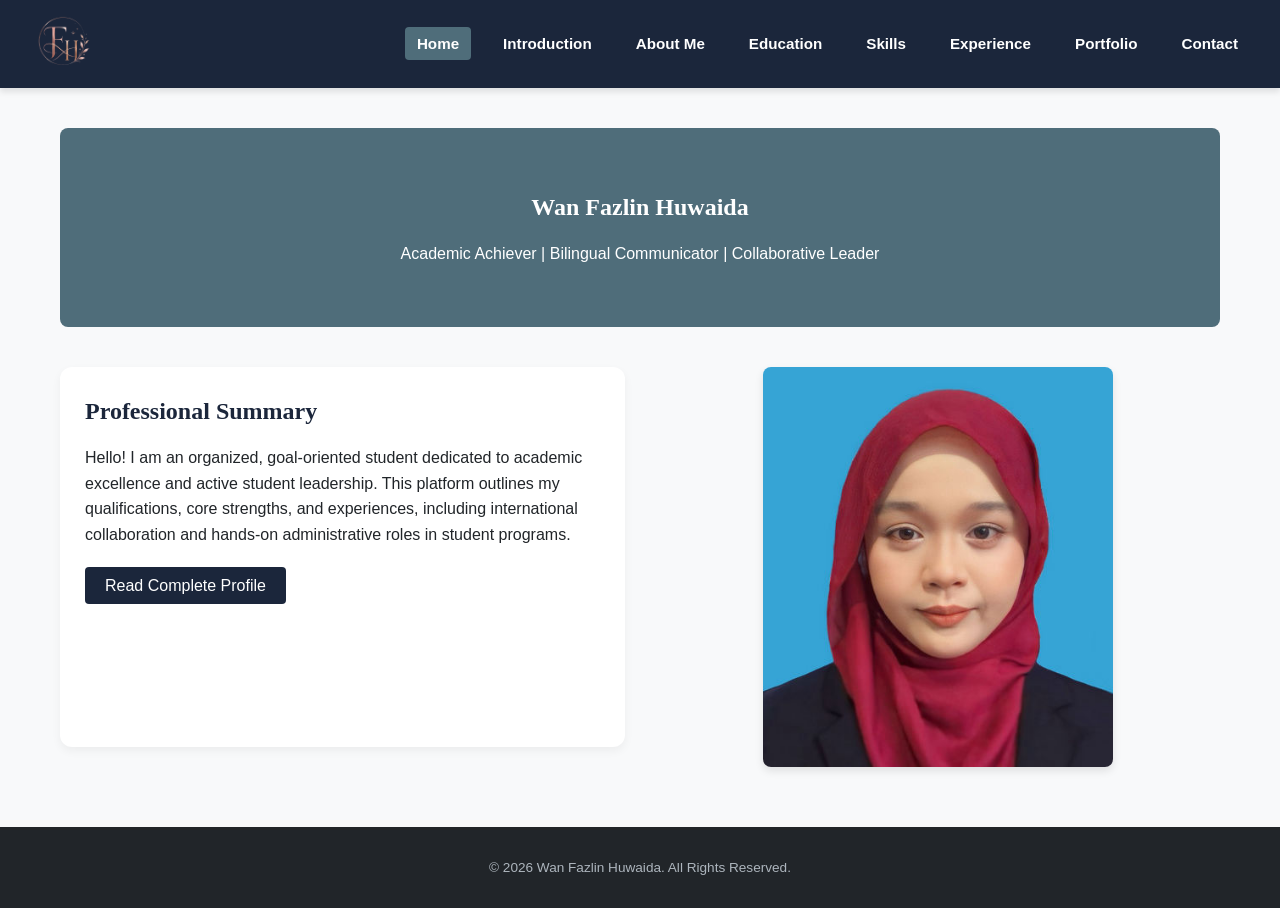
<file: index.html>
<!DOCTYPE html>
<html lang="en">
<head>
    <meta charset="UTF-8">
    <meta name="viewport" content="width=device-width, initial-scale=1.0">
    <title>Home - Wan Fazlin Huwaida</title>
    <link rel="stylesheet" href="css/style.css">
</head>
<body>
    <header>
        <div class="logo-area">
            <a href="student.html"><img src="images/logo.png" alt="Logo"></a>
        </div>
        <nav>
            <ul>
                <li><a href="index.html" class="active">Home</a></li>
                <li><a href="introduction.html">Introduction</a></li>
                <li><a href="profile.html">About Me</a></li>
                <li><a href="education.html">Education</a></li>
                <li><a href="skills.html">Skills</a></li>
                <li><a href="experience.html">Experience</a></li>
                <li><a href="portfolio.html">Portfolio</a></li>
                <li><a href="contact.html">Contact</a></li>
            </ul>
        </nav>
    </header>

    <main>
        <section class="hero">
            <h1>Wan Fazlin Huwaida</h1>
            <p>Academic Achiever | Bilingual Communicator | Collaborative Leader</p>
        </section>

        <!-- Changed <section> to <div> to fix W3C Warning -->
        <div class="grid-2">
            <article class="card">
                <h2>Professional Summary</h2>
                <p>Hello! I am an organized, goal-oriented student dedicated to academic excellence and active student leadership. This platform outlines my qualifications, core strengths, and experiences, including international collaboration and hands-on administrative roles in student programs.</p>
                <br>
                <a href="profile.html" style="background-color:#1b263b; color:#fff; padding:10px 20px; text-decoration:none; border-radius:4px;">Read Complete Profile</a>
            </article>
            <aside>
                <img src="images/image1.jpg" alt="Wan Fazlin Huwaida" class="img-responsive" style="max-height: 400px; display:block; margin:auto;">
            </aside>
        </div>
    </main>

    <button id="btnBackToTop">Top</button>
    <footer>
        <p>&copy; 2026 Wan Fazlin Huwaida. All Rights Reserved.</p>
    </footer>
    <script src="js/script.js"></script>
</body>
</html>
</file>
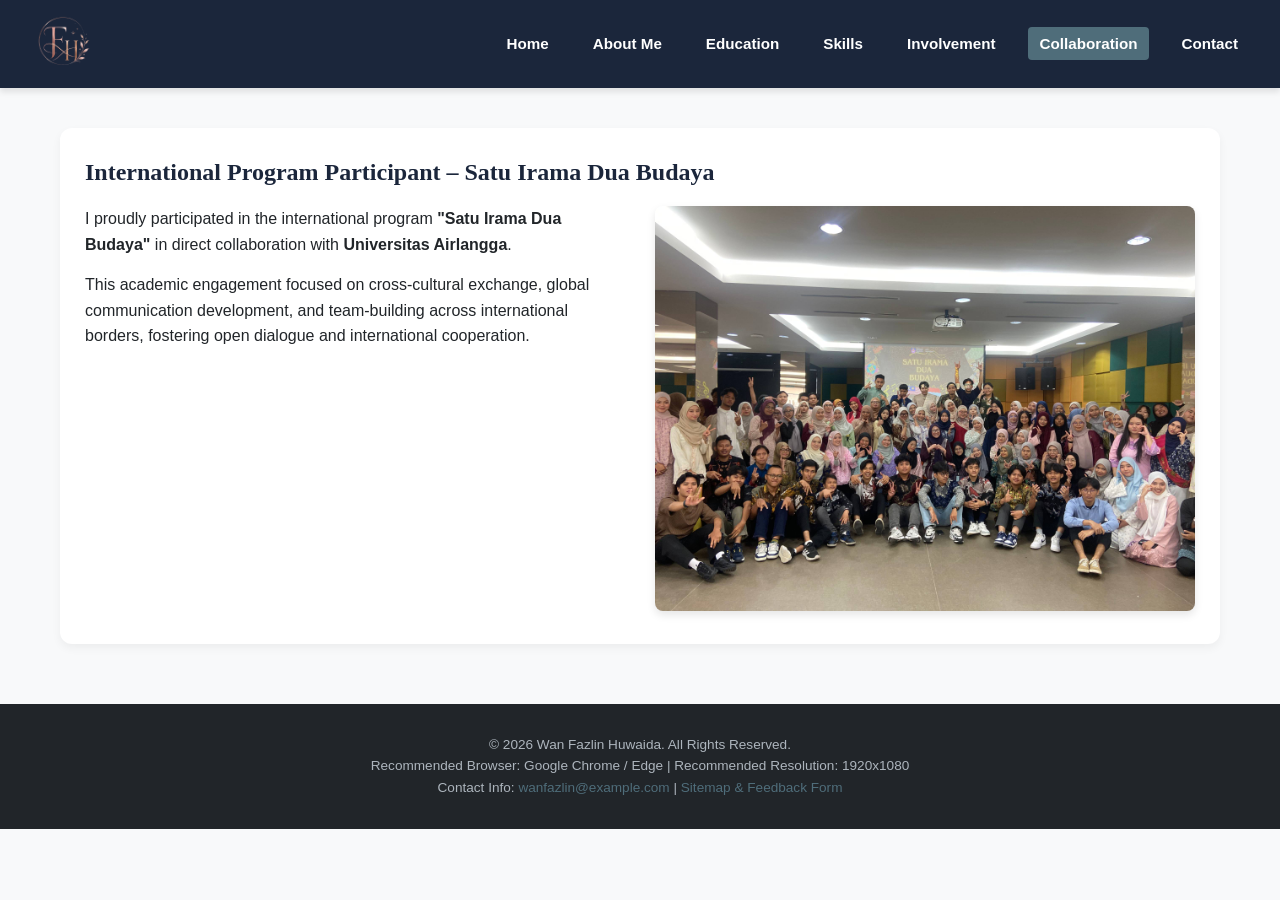
<file: collaboration.html>
<!DOCTYPE html>
<html lang="en">
<head>
    <meta charset="UTF-8">
    <meta name="viewport" content="width=device-width, initial-scale=1.0">
    <title>Collaboration - Wan Fazlin Huwaida</title>
    <link rel="stylesheet" href="css/style.css">
</head>
<body>

    <header>
        <div class="logo-area">
            <a href="student.html">
                <img src="images/logo.png" alt="Student Profile Portal Logo">
            </a>
        </div>
        <nav>
            <ul>
                <li><a href="index.html">Home</a></li>
                <li><a href="profile.html">About Me</a></li>
                <li><a href="education.html">Education</a></li>
                <li><a href="skills.html">Skills</a></li>
                <li><a href="experience.html">Involvement</a></li>
                <li><a href="collaboration.html" class="active">Collaboration</a></li>
                <li><a href="contact.html">Contact</a></li>
            </ul>
        </nav>
    </header>

    <main>
        <section class="card">
            <h2>International Program Participant – Satu Irama Dua Budaya</h2>
            <div class="grid-2">
                <div>
                    <p>I proudly participated in the international program <strong>"Satu Irama Dua Budaya"</strong> in direct collaboration with <strong>Universitas Airlangga</strong>.</p>
                    <p style="margin-top: 15px;">This academic engagement focused on cross-cultural exchange, global communication development, and team-building across international borders, fostering open dialogue and international cooperation.</p>
                </div>
                <div>
                    <img src="images/image6.jpg" alt="Group photo of participants from Satu Irama Dua Budaya collaboration" class="img-responsive">
                </div>
            </div>
        </section>
    </main>

    <button id="btnBackToTop" title="Go to top">Top</button>

    <footer>
        <p>&copy; 2026 Wan Fazlin Huwaida. All Rights Reserved.</p>
        <p>Recommended Browser: Google Chrome / Edge | Recommended Resolution: 1920x1080</p>
        <p>Contact Info: <a href="mailto:wanfazlin@example.com">wanfazlin@example.com</a> | <a href="contact.html">Sitemap & Feedback Form</a></p>
    </footer>

    <script src="js/script.js"></script>
</body>
</html>
</file>
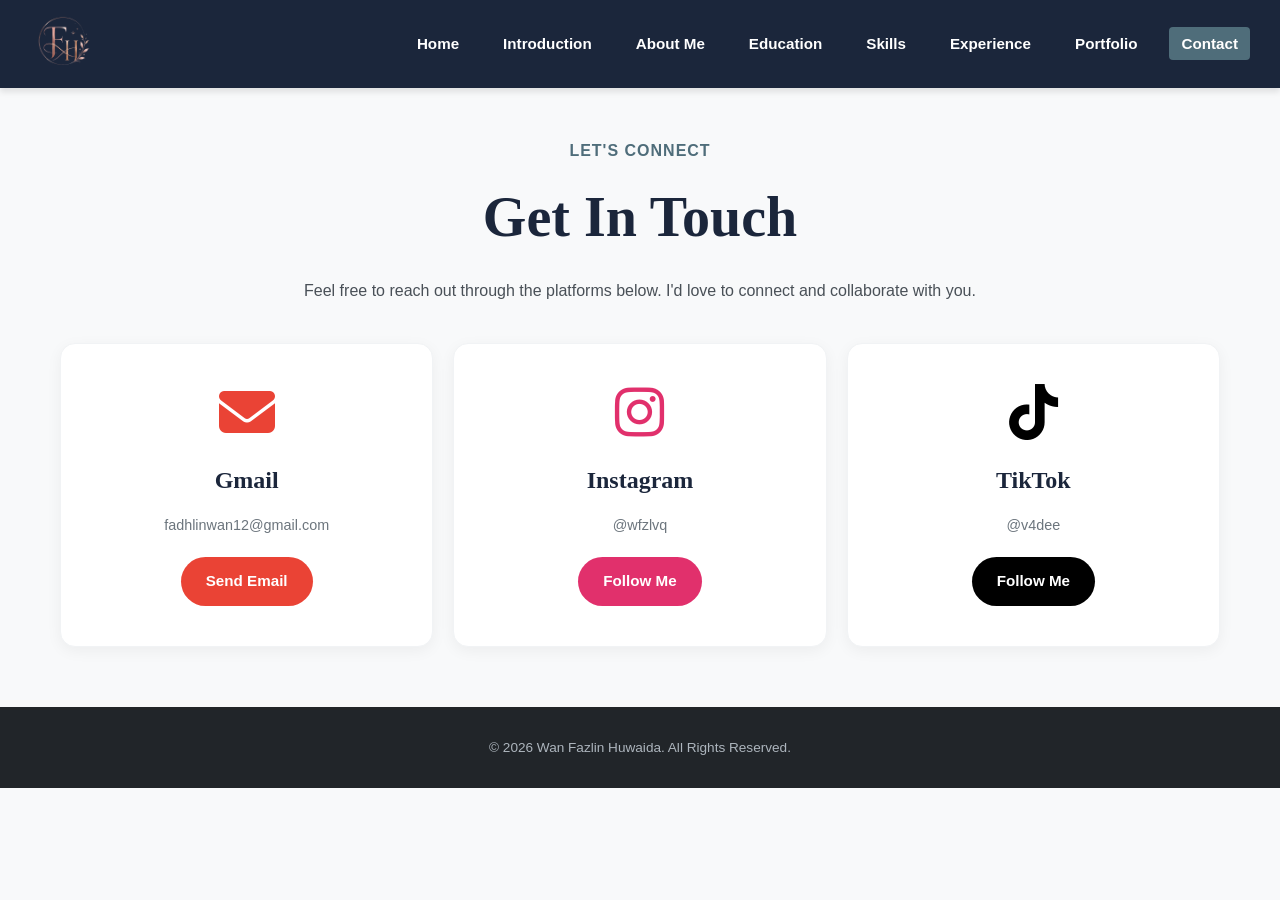
<file: contact.html>
<!DOCTYPE html>
<html lang="en">

<head>
    <meta charset="UTF-8">
    <meta name="viewport" content="width=device-width, initial-scale=1.0">
    <title>Contact - Wan Fazlin Huwaida</title>
    <link rel="stylesheet" href="css/style.css">
    <link rel="stylesheet" href="https://cdnjs.cloudflare.com/ajax/libs/font-awesome/6.4.0/css/all.min.css">
</head>

<body>
    <header>
        <div class="logo-area"><a href="student.html"><img src="images/logo.png" alt="Logo"></a></div>
        <nav>
            <ul>
                <li><a href="index.html">Home</a></li>
                <li><a href="introduction.html">Introduction</a></li>
                <li><a href="profile.html">About Me</a></li>
                <li><a href="education.html">Education</a></li>
                <li><a href="skills.html">Skills</a></li>
                <li><a href="experience.html">Experience</a></li>
                <li><a href="portfolio.html">Portfolio</a></li>
                <li><a href="contact.html" class="active">Contact</a></li>
            </ul>
        </nav>
    </header>

    <main>
        <div style="text-align: center; margin-top: 50px;">
            <p style="font-weight: bold; letter-spacing: 1px; color: #4f6d7a; text-transform: uppercase;">Let's Connect
            </p>
            <h1 style="font-size: 3.5rem; margin-top: 10px;">Get In Touch</h1>
            <p style="color: #495057;">Feel free to reach out through the platforms below. I'd love to connect and
                collaborate with you.</p>
        </div>

        <div class="social-grid">
            <div class="social-card">
                <div class="social-icon icon-gmail">
                    <i class="fa-solid fa-envelope"></i>
                </div>
                <!-- Changed h3 to h2 -->
                <h2 style="font-size: 1.5rem;">Gmail</h2>
                <p style="color: #6c757d; font-size: 0.9rem; margin-bottom: 20px;">fadhlinwan12@gmail.com</p>
                <a href="mailto:fadhlinwan12@gmail.com" class="social-btn btn-gmail">Send Email</a>
            </div>

            <div class="social-card">
                <div class="social-icon icon-ig">
                    <i class="fa-brands fa-instagram"></i>
                </div>
                <!-- Changed h3 to h2 -->
                <h2 style="font-size: 1.5rem;">Instagram</h2>
                <p style="color: #6c757d; font-size: 0.9rem; margin-bottom: 20px;">@wfzlvq</p>
                <a href="https://www.instagram.com/wfzlvq/?utm_source=ig_web_button_share_sheet"
                    class="social-btn btn-ig">Follow Me</a>
            </div>

            <div class="social-card">
                <div class="social-icon icon-tiktok">
                    <i class="fa-brands fa-tiktok"></i>
                </div>
                <!-- Changed h3 to h2 -->
                <h2 style="font-size: 1.5rem;">TikTok</h2>
                <p style="color: #6c757d; font-size: 0.9rem; margin-bottom: 20px;">@v4dee</p>
                <a href="https://www.tiktok.com/@v4dee?is_from_webapp=1&sender_device=pc"
                    class="social-btn btn-tiktok">Follow Me</a>
            </div>
        </div>
    </main>

    <button id="btnBackToTop">Top</button>
    <footer>
        <p>&copy; 2026 Wan Fazlin Huwaida. All Rights Reserved.</p>
    </footer>
    <script src="js/script.js"></script>
</body>

</html>
</file>
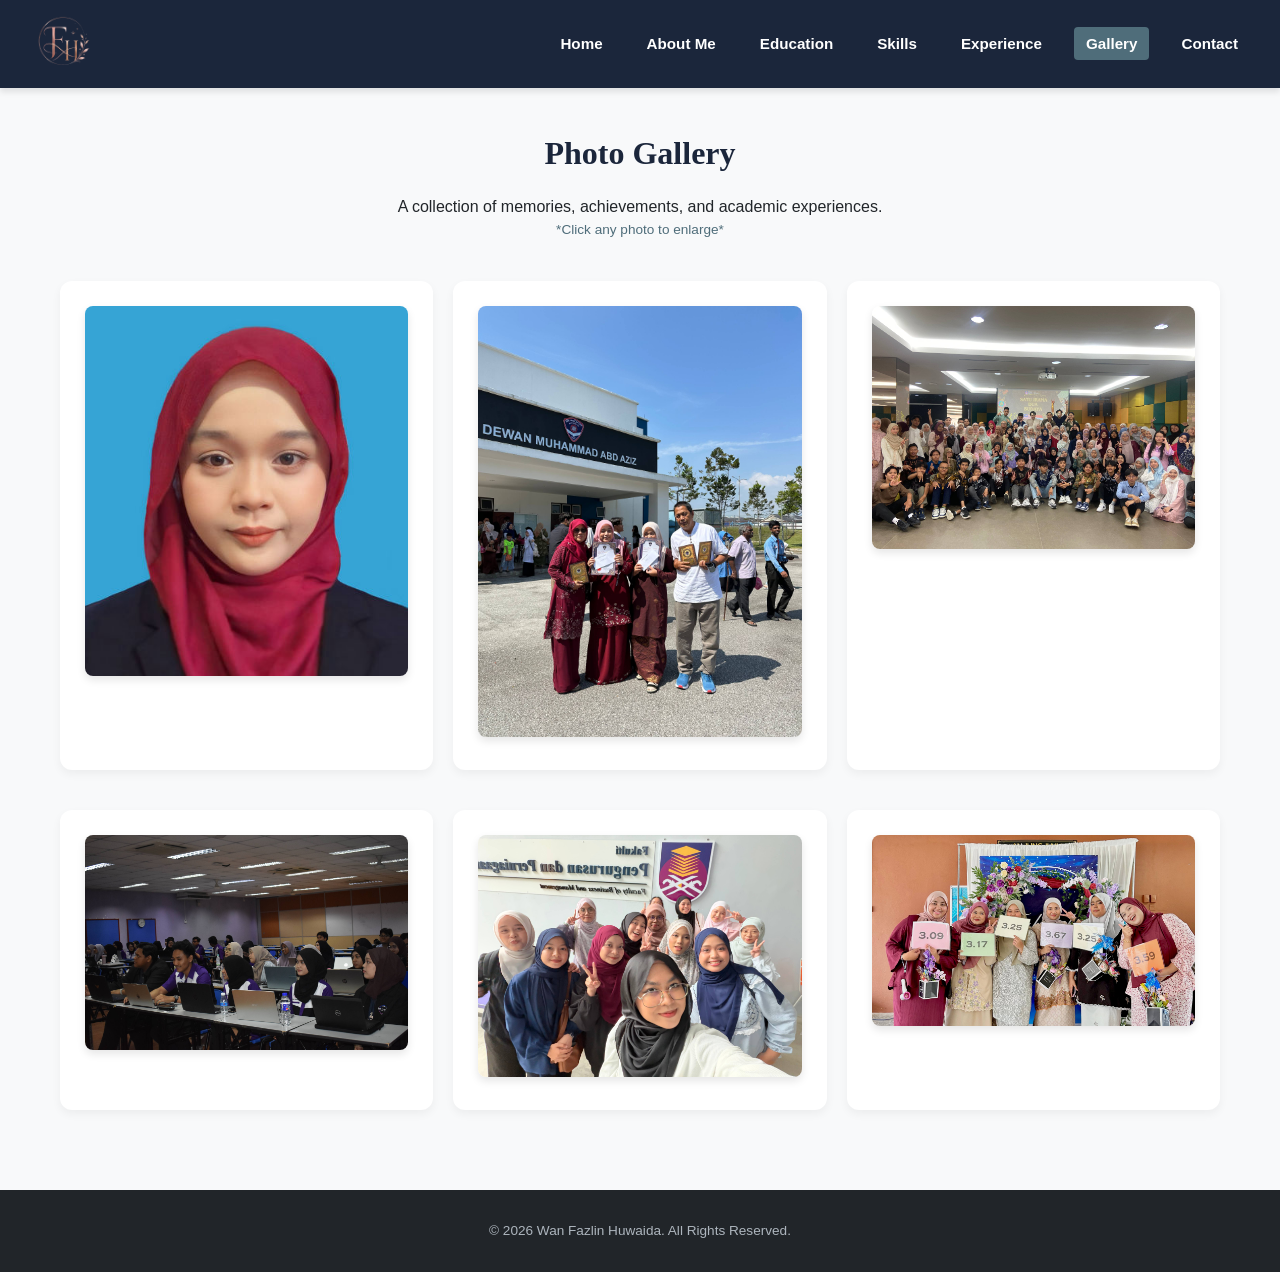
<file: gallery.html>
<!DOCTYPE html>
<html lang="en">
<head>
    <meta charset="UTF-8">
    <meta name="viewport" content="width=device-width, initial-scale=1.0">
    <title>Gallery - Wan Fazlin Huwaida</title>
    <link rel="stylesheet" href="css/style.css">
</head>
<body>
    <header>
        <div class="logo-area"><a href="student.html"><img src="images/logo.png" alt="Logo"></a></div>
        <nav>
            <ul>
                <li><a href="index.html">Home</a></li>
                <li><a href="profile.html">About Me</a></li>
                <li><a href="education.html">Education</a></li>
                <li><a href="skills.html">Skills</a></li>
                <li><a href="experience.html">Experience</a></li>
                <li><a href="gallery.html" class="active">Gallery</a></li>
                <li><a href="contact.html">Contact</a></li>
            </ul>
        </nav>
    </header>

    <main>
        <div style="text-align: center; margin-bottom: 40px;">
            <h1>Photo Gallery</h1>
            <p>A collection of memories, achievements, and academic experiences.</p>
            <p style="font-size: 0.85rem; color: #4f6d7a;">*Click any photo to enlarge*</p>
        </div>

        <div class="grid-3">
            <div class="card"><img src="images/image1.jpg" alt="Gallery Photo 1" class="img-responsive zoomable"></div>
            <div class="card"><img src="images/image3.jpg" alt="Gallery Photo 2" class="img-responsive zoomable"></div>
            <div class="card"><img src="images/image6.jpg" alt="Gallery Photo 3" class="img-responsive zoomable"></div>
            <div class="card"><img src="images/image7.jpg" alt="Gallery Photo 4" class="img-responsive zoomable"></div>
            <div class="card"><img src="images/image8.jpg" alt="Gallery Photo 5" class="img-responsive zoomable"></div>
            <div class="card"><img src="images/image9.jpg" alt="Gallery Photo 6" class="img-responsive zoomable"></div>
        </div>
    </main>

    <div id="imageModal" class="modal"><span class="close-modal">&times;</span><img class="modal-content" id="zoomedImage"></div>
    <button id="btnBackToTop">Top</button>
    <footer><p>&copy; 2026 Wan Fazlin Huwaida. All Rights Reserved.</p></footer>
    <script src="js/script.js"></script>
</body>
</html>
</file>
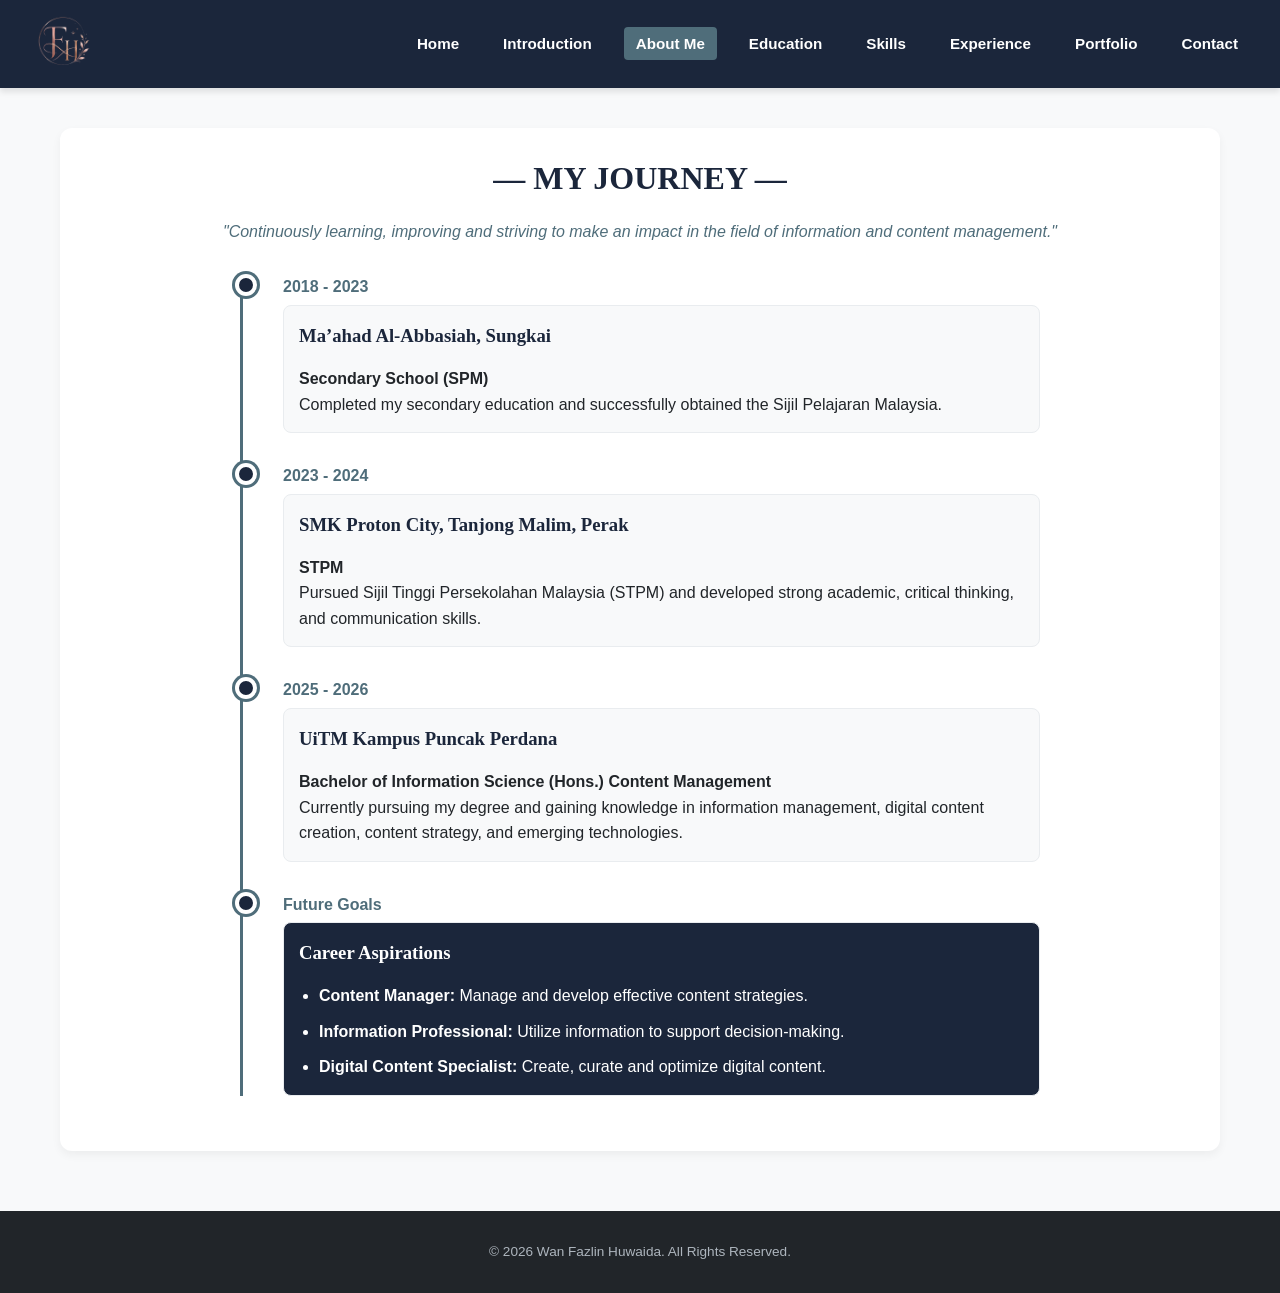
<file: profile.html>
<!DOCTYPE html>
<html lang="en">
<head>
    <meta charset="UTF-8">
    <meta name="viewport" content="width=device-width, initial-scale=1.0">
    <title>About Me - Wan Fazlin Huwaida</title>
    <link rel="stylesheet" href="css/style.css">
</head>
<body>
    <header>
        <div class="logo-area"><a href="student.html"><img src="images/logo.png" alt="Logo"></a></div>
        <nav>
            <ul>
                <li><a href="index.html">Home</a></li>
                <li><a href="introduction.html">Introduction</a></li>
                <li><a href="profile.html" class="active">About Me</a></li>
                <li><a href="education.html">Education</a></li>
                <li><a href="skills.html">Skills</a></li>
                <li><a href="experience.html">Experience</a></li>
                <li><a href="portfolio.html">Portfolio</a></li>
                <li><a href="contact.html">Contact</a></li>
            </ul>
        </nav>
    </header>

    <main>
        <section class="card" style="text-align: center;">
            <h2 style="font-size: 2rem;">&mdash; MY JOURNEY &mdash;</h2>
            <p style="font-style: italic; color: #4f6d7a; margin-bottom: 30px;">"Continuously learning, improving and striving to make an impact in the field of information and content management."</p>
            
            <div class="timeline" style="text-align: left;">
                <!-- Timeline 1 -->
                <div class="timeline-item">
                    <div class="timeline-date">2018 - 2023</div>
                    <div class="timeline-content">
                        <h3>Ma’ahad Al-Abbasiah, Sungkai</h3>
                        <p><strong>Secondary School (SPM)</strong><br>Completed my secondary education and successfully obtained the Sijil Pelajaran Malaysia.</p>
                    </div>
                </div>
                
                <!-- Timeline 2 -->
                <div class="timeline-item">
                    <div class="timeline-date">2023 - 2024</div>
                    <div class="timeline-content">
                        <h3>SMK Proton City, Tanjong Malim, Perak</h3>
                        <p><strong>STPM</strong><br>Pursued Sijil Tinggi Persekolahan Malaysia (STPM) and developed strong academic, critical thinking, and communication skills.</p>
                    </div>
                </div>

                <!-- Timeline 3 -->
                <div class="timeline-item">
                    <div class="timeline-date">2025 - 2026</div>
                    <div class="timeline-content">
                        <h3>UiTM Kampus Puncak Perdana</h3>
                        <p><strong>Bachelor of Information Science (Hons.) Content Management</strong><br>Currently pursuing my degree and gaining knowledge in information management, digital content creation, content strategy, and emerging technologies.</p>
                    </div>
                </div>

                <!-- Timeline 4 (Future Goals) -->
                <div class="timeline-item">
                    <div class="timeline-date">Future Goals</div>
                    <div class="timeline-content" style="background-color: #1b263b; color: white;">
                        <h3 style="color: white;">Career Aspirations</h3>
                        <ul style="margin-left: 20px; margin-top: 10px;">
                            <li style="margin-bottom: 10px;"><strong>Content Manager:</strong> Manage and develop effective content strategies.</li>
                            <li style="margin-bottom: 10px;"><strong>Information Professional:</strong> Utilize information to support decision-making.</li>
                            <li><strong>Digital Content Specialist:</strong> Create, curate and optimize digital content.</li>
                        </ul>
                    </div>
                </div>
            </div>
        </section>
    </main>

    <button id="btnBackToTop">Top</button>
    <footer><p>&copy; 2026 Wan Fazlin Huwaida. All Rights Reserved.</p></footer>
    <script src="js/script.js"></script>
</body>
</html>
</file>
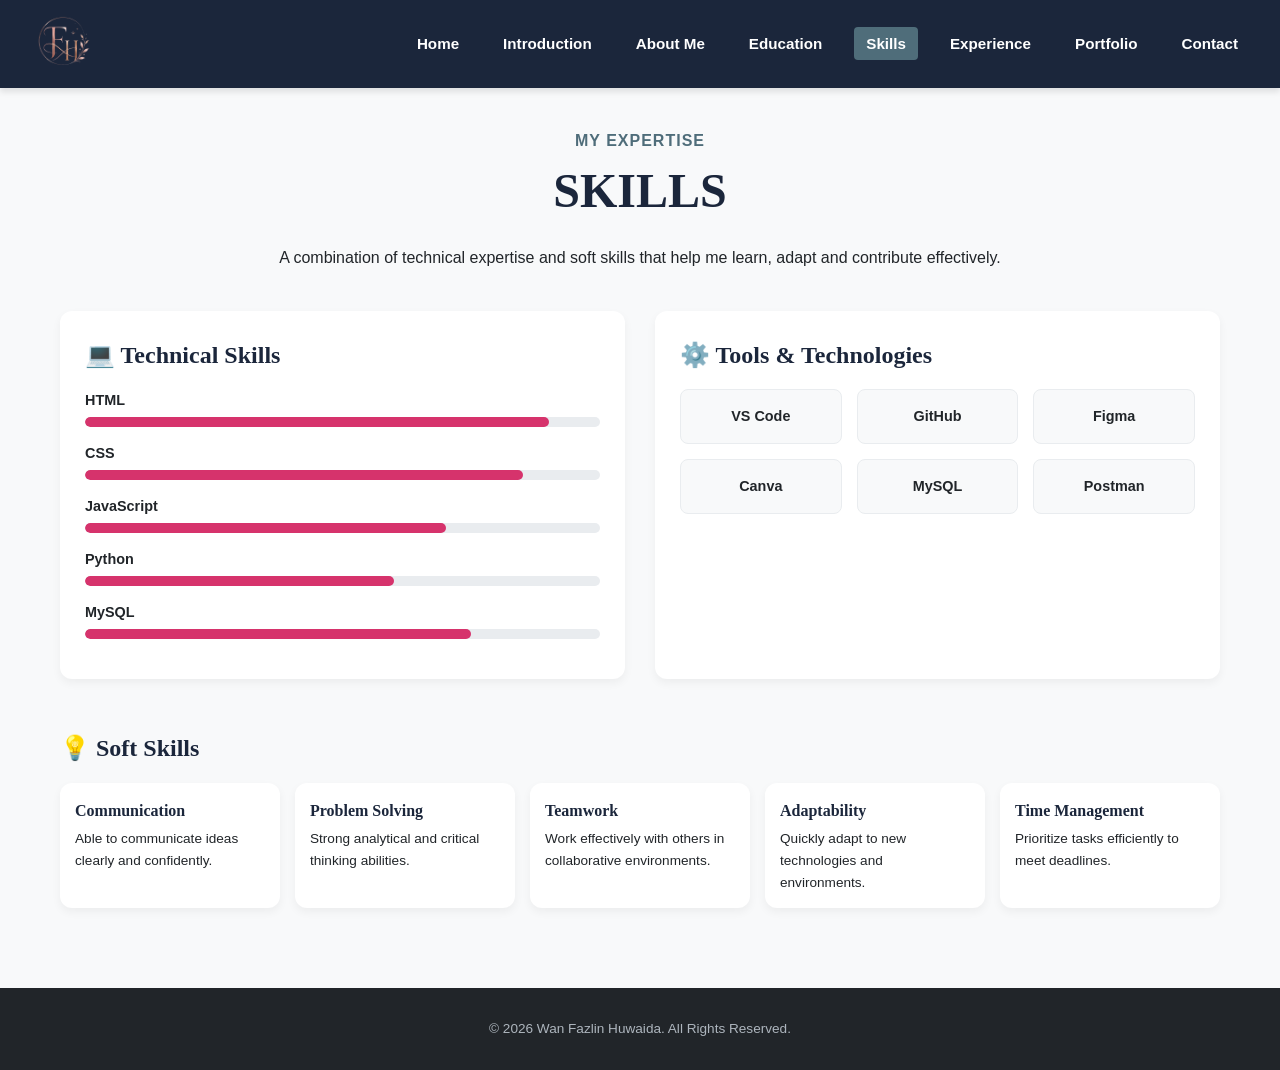
<file: skills.html>
<!DOCTYPE html>
<html lang="en">

<head>
    <meta charset="UTF-8">
    <meta name="viewport" content="width=device-width, initial-scale=1.0">
    <title>Skills - Wan Fazlin Huwaida</title>
    <link rel="stylesheet" href="css/style.css">
</head>

<body>
    <header>
        <div class="logo-area"><a href="student.html"><img src="images/logo.png" alt="Logo"></a></div>
        <nav>
            <ul>
                <li><a href="index.html">Home</a></li>
                <li><a href="introduction.html">Introduction</a></li>
                <li><a href="profile.html">About Me</a></li>
                <li><a href="education.html">Education</a></li>
                <li><a href="skills.html" class="active">Skills</a></li>
                <li><a href="experience.html">Experience</a></li>
                <li><a href="portfolio.html">Portfolio</a></li>
                <li><a href="contact.html">Contact</a></li>
            </ul>
        </nav>
    </header>

    <main>
        <div style="text-align: center; margin-bottom: 40px;">
            <p style="font-weight: bold; letter-spacing: 1px; color: #4f6d7a;">MY EXPERTISE</p>
            <h1 style="font-size: 3rem;">SKILLS</h1>
            <p>A combination of technical expertise and soft skills that help me learn, adapt and contribute
                effectively.</p>
        </div>

        <div class="grid-2">
            <div class="card">
                <!-- Changed h3 to h2 -->
                <h2>💻 Technical Skills</h2>
                <div class="skill-bar-container">
                    <div class="skill-title"><span>HTML</span></div>
                    <div class="progress-bg">
                        <div class="progress-fill" style="width: 90%;"></div>
                    </div>
                </div>
                <div class="skill-bar-container">
                    <div class="skill-title"><span>CSS</span></div>
                    <div class="progress-bg">
                        <div class="progress-fill" style="width: 85%;"></div>
                    </div>
                </div>
                <div class="skill-bar-container">
                    <div class="skill-title"><span>JavaScript</span></div>
                    <div class="progress-bg">
                        <div class="progress-fill" style="width: 70%;"></div>
                    </div>
                </div>
                <div class="skill-bar-container">
                    <div class="skill-title"><span>Python</span></div>
                    <div class="progress-bg">
                        <div class="progress-fill" style="width: 60%;"></div>
                    </div>
                </div>
                <div class="skill-bar-container">
                    <div class="skill-title"><span>MySQL</span></div>
                    <div class="progress-bg">
                        <div class="progress-fill" style="width: 75%;"></div>
                    </div>
                </div>
            </div>

            <div class="card">
                <!-- Changed h3 to h2 -->
                <h2>⚙️ Tools & Technologies</h2>
                <div class="tools-grid">
                    <div class="tool-box">VS Code</div>
                    <div class="tool-box">GitHub</div>
                    <div class="tool-box">Figma</div>
                    <div class="tool-box">Canva</div>
                    <div class="tool-box">MySQL</div>
                    <div class="tool-box">Postman</div>
                </div>
            </div>
        </div>

        <!-- Changed h3 to h2 -->
        <h2 style="margin-top: 30px;">💡 Soft Skills</h2>
        <div class="soft-skills-grid">
            <div class="card" style="padding: 15px;">
                <!-- Changed h4 to h3 -->
                <h3 style="margin-bottom: 5px; font-size: 1rem;">Communication</h3>
                <p style="font-size: 0.85rem;">Able to communicate ideas clearly and confidently.</p>
            </div>
            <div class="card" style="padding: 15px;">
                <h3 style="margin-bottom: 5px; font-size: 1rem;">Problem Solving</h3>
                <p style="font-size: 0.85rem;">Strong analytical and critical thinking abilities.</p>
            </div>
            <div class="card" style="padding: 15px;">
                <h3 style="margin-bottom: 5px; font-size: 1rem;">Teamwork</h3>
                <p style="font-size: 0.85rem;">Work effectively with others in collaborative environments.</p>
            </div>
            <div class="card" style="padding: 15px;">
                <h3 style="margin-bottom: 5px; font-size: 1rem;">Adaptability</h3>
                <p style="font-size: 0.85rem;">Quickly adapt to new technologies and environments.</p>
            </div>
            <div class="card" style="padding: 15px;">
                <h3 style="margin-bottom: 5px; font-size: 1rem;">Time Management</h3>
                <p style="font-size: 0.85rem;">Prioritize tasks efficiently to meet deadlines.</p>
            </div>
        </div>
    </main>

    <button id="btnBackToTop">Top</button>
    <footer>
        <p>&copy; 2026 Wan Fazlin Huwaida. All Rights Reserved.</p>
    </footer>
    <script src="js/script.js"></script>
</body>

</html>
</file>
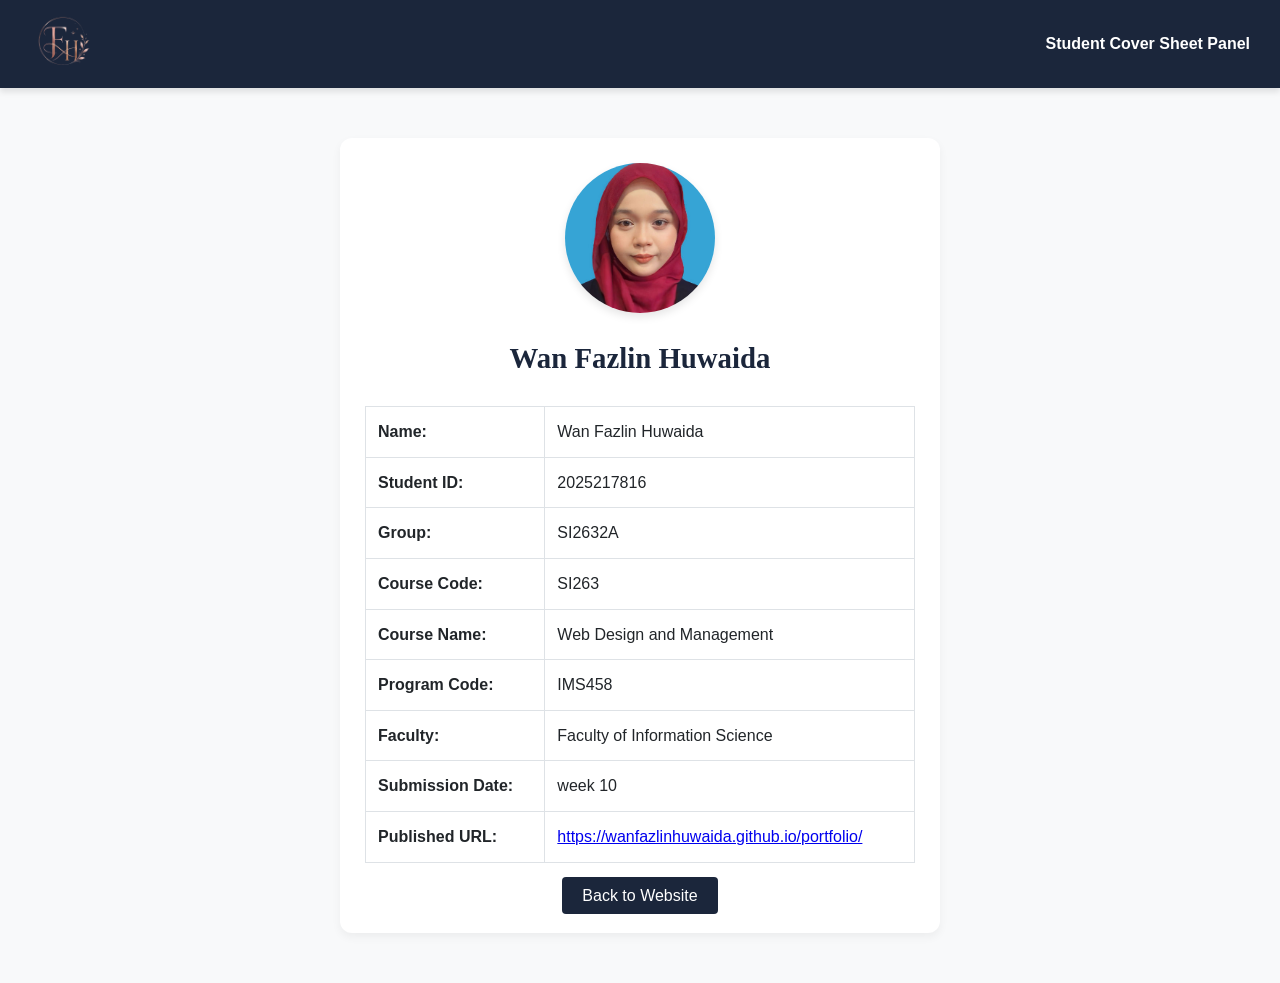
<file: student.html>
<!DOCTYPE html>
<html lang="en">

<head>
    <meta charset="UTF-8">
    <meta name="viewport" content="width=device-width, initial-scale=1.0">
    <title>Student Profile Info</title>
    <link rel="stylesheet" href="css/style.css">
</head>

<body>
    <header>
        <div class="logo-area"><a href="index.html"><img src="images/logo.png" alt="Return Home Link"></a></div>
        <div style="font-weight: bold; color: white;">Student Cover Sheet Panel</div>
    </header>

    <main>
        <section class="card" style="max-width: 600px; margin: 50px auto;">
            <div style="text-align: center; margin-bottom: 25px;">
                <img src="images/image1.jpg" alt="Portrait" class="img-responsive"
                    style="border-radius: 50%; width: 150px; height: 150px; object-fit: cover;">
                <h1 style="margin-top: 15px; font-size: 1.8rem;">Wan Fazlin Huwaida</h1>
            </div>
            <table>
                <tbody>
                    <tr>
                        <td><strong>Name:</strong></td>
                        <td>Wan Fazlin Huwaida</td>
                    </tr>
                    <tr>
                        <td><strong>Student ID:</strong></td>
                        <td>2025217816</td>
                    </tr>
                    <tr>
                        <td><strong>Group:</strong></td>
                        <td>SI2632A</td>
                    </tr>
                    <tr>
                        <td><strong>Course Code:</strong></td>
                        <td>SI263</td>
                    </tr>
                    <tr>
                        <td><strong>Course Name:</strong></td>
                        <td>Web Design and Management</td>
                    </tr>
                    <tr>
                        <td><strong>Program Code:</strong></td>
                        <td>IMS458</td>
                    </tr>
                    <tr>
                        <td><strong>Faculty:</strong></td>
                        <td>Faculty of Information Science</td>
                    </tr>
                    <tr>
                        <td><strong>Submission Date:</strong></td>
                        <td>week 10</td>
                    </tr>
                    <tr>
                        <td><strong>Published URL:</strong></td>
                        <td><a href="https://wanfazlinhuwaida.github.io/portfolio/"
                                target="_blank">https://wanfazlinhuwaida.github.io/portfolio/</a></td>
                    </tr>
                </tbody>
            </table>

            <div style="text-align: center; margin-top: 20px;">
                <a href="index.html"
                    style="background-color:#1b263b; color:#fff; padding:10px 20px; text-decoration:none; border-radius:4px;">Back
                    to Website</a>
            </div>
        </section>
    </main>
</body>

</html>
</file>
<file: css/style.css>
/* Reset and Global Styles */
* { margin: 0; padding: 0; box-sizing: border-box; }
body { font-family: 'Arial', sans-serif; background-color: #f8f9fa; color: #212529; line-height: 1.6; }
h1, h2, h3, h4 { font-family: 'Georgia', serif; color: #1b263b; margin-bottom: 15px; }

/* Header and Navigation */
header {
    background-color: #1b263b; padding: 15px 30px; display: flex;
    justify-content: space-between; align-items: center; position: sticky;
    top: 0; z-index: 1000; box-shadow: 0 4px 6px rgba(0, 0, 0, 0.1);
}
.logo-area img { height: 50px; width: auto; cursor: pointer; transition: transform 0.2s; }
.logo-area img:hover { transform: scale(1.05); }
nav ul { list-style: none; display: flex; gap: 20px; }
nav ul li a { color: #ffffff; text-decoration: none; font-weight: bold; font-size: 0.95rem; padding: 8px 12px; border-radius: 4px; transition: 0.3s; }
nav ul li a:hover, nav ul li a.active { background-color: #4f6d7a; color: #ffffff; }

/* Containers */
main { max-width: 1200px; margin: 40px auto; padding: 0 20px; }
.hero { background-color: #4f6d7a; color: #ffffff; padding: 60px 40px; text-align: center; border-radius: 8px; margin-bottom: 40px; }
.hero h1 { color: #ffffff; }
.grid-2 { display: grid; grid-template-columns: 1fr 1fr; gap: 30px; }
.grid-3 { display: grid; grid-template-columns: repeat(auto-fit, minmax(300px, 1fr)); gap: 20px; }
.card { background-color: #ffffff; padding: 25px; border-radius: 12px; box-shadow: 0 4px 10px rgba(0,0,0,0.05); margin-bottom: 20px; }

/* Image Styles & Click-to-Zoom Cursor */
.img-responsive { max-width: 100%; height: auto; border-radius: 8px; box-shadow: 0 4px 8px rgba(0,0,0,0.1); }
.zoomable { cursor: zoom-in; transition: transform 0.3s ease; }
.zoomable:hover { transform: scale(1.02); }

/* The Modal (Image Click-to-Zoom Background) */
.modal {
    display: none; position: fixed; z-index: 2000; padding-top: 60px;
    left: 0; top: 0; width: 100%; height: 100%; overflow: auto; background-color: rgba(0,0,0,0.9);
}
.modal-content { margin: auto; display: block; max-width: 80%; max-height: 80vh; border-radius: 8px; animation: zoom 0.3s; }
@keyframes zoom { from {transform:scale(0)} to {transform:scale(1)} }
.close-modal {
    position: absolute; top: 20px; right: 35px; color: #f1f1f1;
    font-size: 40px; font-weight: bold; cursor: pointer; transition: 0.3s;
}
.close-modal:hover { color: #bbb; }

/* Timeline (My Journey on About Page) */
.timeline { position: relative; max-width: 800px; margin: 0 auto; padding-left: 20px; border-left: 3px solid #4f6d7a; }
.timeline-item { position: relative; margin-bottom: 30px; padding-left: 20px; }
.timeline-item::before {
    content: ''; position: absolute; left: -28px; top: 0; width: 14px; height: 14px;
    background-color: #1b263b; border: 4px solid #ffffff; border-radius: 50%; box-shadow: 0 0 0 3px #4f6d7a;
}
.timeline-date { font-weight: bold; color: #4f6d7a; margin-bottom: 5px; }
.timeline-content { background: #f8f9fa; padding: 15px; border-radius: 8px; border: 1px solid #e9ecef; }

/* Skills Page Layout */
.skill-bar-container { margin-bottom: 15px; }
.skill-title { display: flex; justify-content: space-between; font-weight: bold; margin-bottom: 5px; font-size: 0.9rem; }
.progress-bg { background-color: #e9ecef; border-radius: 10px; height: 10px; width: 100%; overflow: hidden; }
.progress-fill { background-color: #d6336c; height: 100%; border-radius: 10px; }
.tools-grid { display: grid; grid-template-columns: repeat(3, 1fr); gap: 15px; text-align: center; }
.tool-box { background: #f8f9fa; padding: 15px; border-radius: 8px; font-weight: bold; font-size: 0.9rem; border: 1px solid #e9ecef; }
.soft-skills-grid { display: grid; grid-template-columns: repeat(auto-fit, minmax(200px, 1fr)); gap: 15px; }

/* Social Media Contact Cards */
.social-grid { display: grid; grid-template-columns: repeat(3, 1fr); gap: 20px; margin-top: 40px; margin-bottom: 60px; }
.social-card { text-align: center; padding: 40px 20px; background: #fff; border-radius: 15px; box-shadow: 0 4px 15px rgba(0,0,0,0.05); border: 1px solid #f1f3f5; transition: transform 0.3s; }
.social-card:hover { transform: translateY(-5px); box-shadow: 0 8px 25px rgba(0,0,0,0.1); }

/* New Icon Styles */
.social-icon { margin-bottom: 20px; }
.social-icon i { font-size: 3.5rem; transition: transform 0.3s; }
.social-card:hover .social-icon i { transform: scale(1.1); } /* Slight pop effect on hover */

/* Brand Colors for Icons */
.icon-gmail i { color: #ea4335; }
.icon-ig i { color: #E1306C; }
.icon-tiktok i { color: #000000; }

/* Buttons */
.social-btn { display: inline-block; padding: 12px 25px; border-radius: 30px; text-decoration: none; font-weight: bold; color: #fff; font-size: 0.95rem; transition: opacity 0.3s; }
.social-btn:hover { opacity: 0.85; }
.btn-gmail { background-color: #ea4335; }
.btn-ig { background-color: #E1306C; }
.btn-tiktok { background-color: #000000; }

/* Table */
table { width: 100%; border-collapse: collapse; margin: 20px 0; background: #fff; }
th, td { border: 1px solid #dee2e6; padding: 12px; text-align: left; }
th { background-color: #1b263b; color: #ffffff; }

/* Back to top dynamic button */
#btnBackToTop { display: none; position: fixed; bottom: 20px; right: 20px; z-index: 99; border: none; background-color: #1b263b; color: white; cursor: pointer; padding: 15px; border-radius: 10px; }
footer { background-color: #212529; color: #adb5bd; padding: 30px 20px; text-align: center; font-size: 0.85rem; margin-top: 60px; }
footer a { color: #4f6d7a; text-decoration: none; }

/* Portfolio Tool Badges */
.tool-badge {
    display: inline-block;
    background-color: #1b263b;
    color: #ffffff;
    padding: 4px 10px;
    border-radius: 15px;
    font-size: 0.75rem;
    font-weight: bold;
    margin-right: 5px;
    margin-top: 8px;
}
</file>
